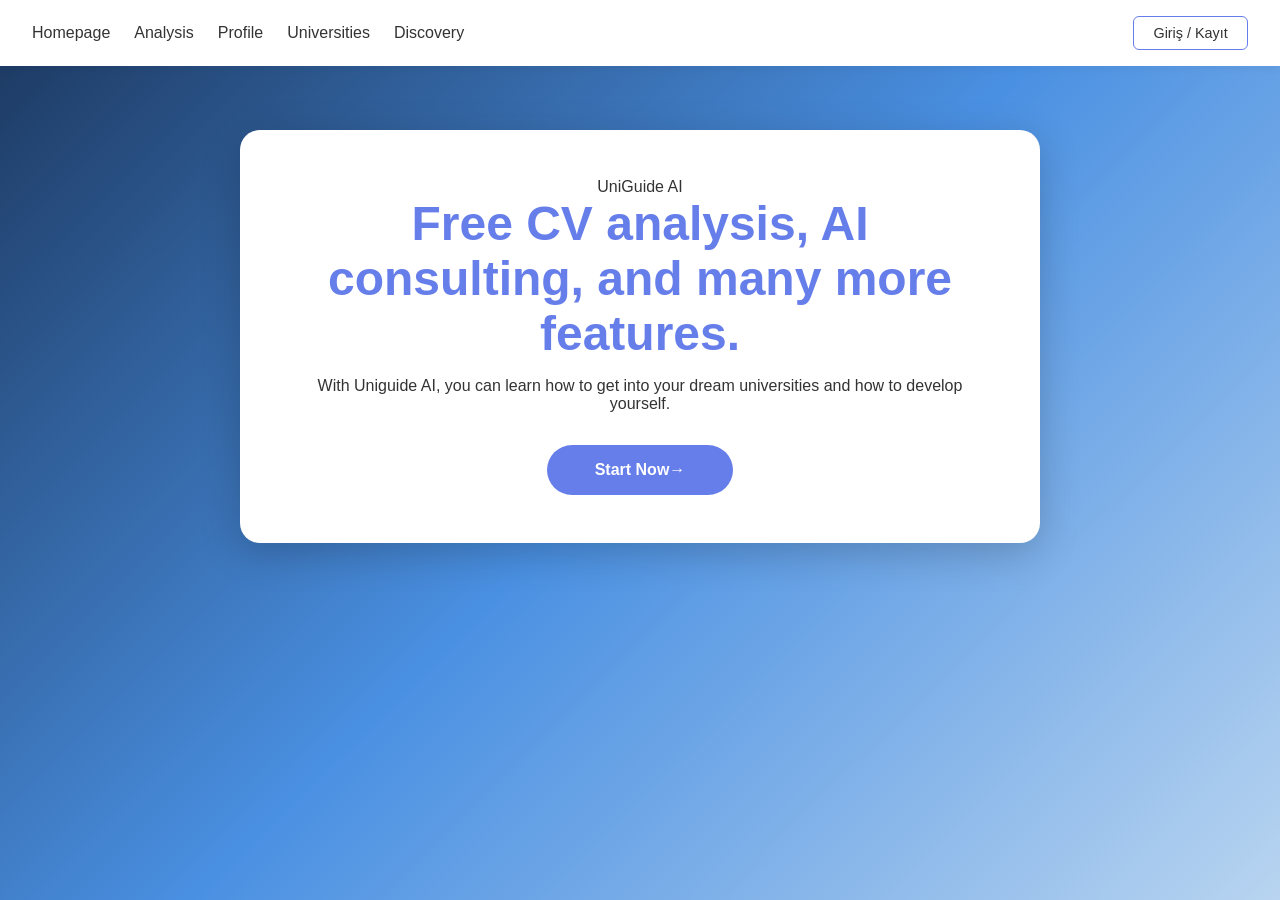
<file: index.html>
<!DOCTYPE html>
<html lang="en">
    <head>
        <meta charset="UTF-8">
        <meta name="viewport" content="width=device-width, initial-scale=1.0">
        <title>UniGuide AI</title>
        <link rel="stylesheet" href="style.css">
       
    </head>
    <body>
        <nav id="mainNav">
  <a href="index.html">Homepage</a>
  <a href="analysis.html">Analysis</a>
  <a href="profile.html">Profile</a>
  <a href="universities.html">Universities</a>
  <a href="discovery.html">Discovery</a>
  <a href="login.html" class="login-link">Giriş / Kayıt</a>
  <a href="#" class="logout-link" style="display: none; color: #ff4444;">Çıkış Yap</a>
</nav>
        <main>
            <header>UniGuide AI </header>
            <h1> Free CV analysis, AI consulting, and many more features.</h1>
            <p> With Uniguide AI, you can learn how to get into your dream universities and how to develop yourself.</p>
             <a href="profile.html" class="btn">Start Now→</a>

        </main>
        
    

        <script src="navbar.js"></script>
    </body>
    </html>
</file>
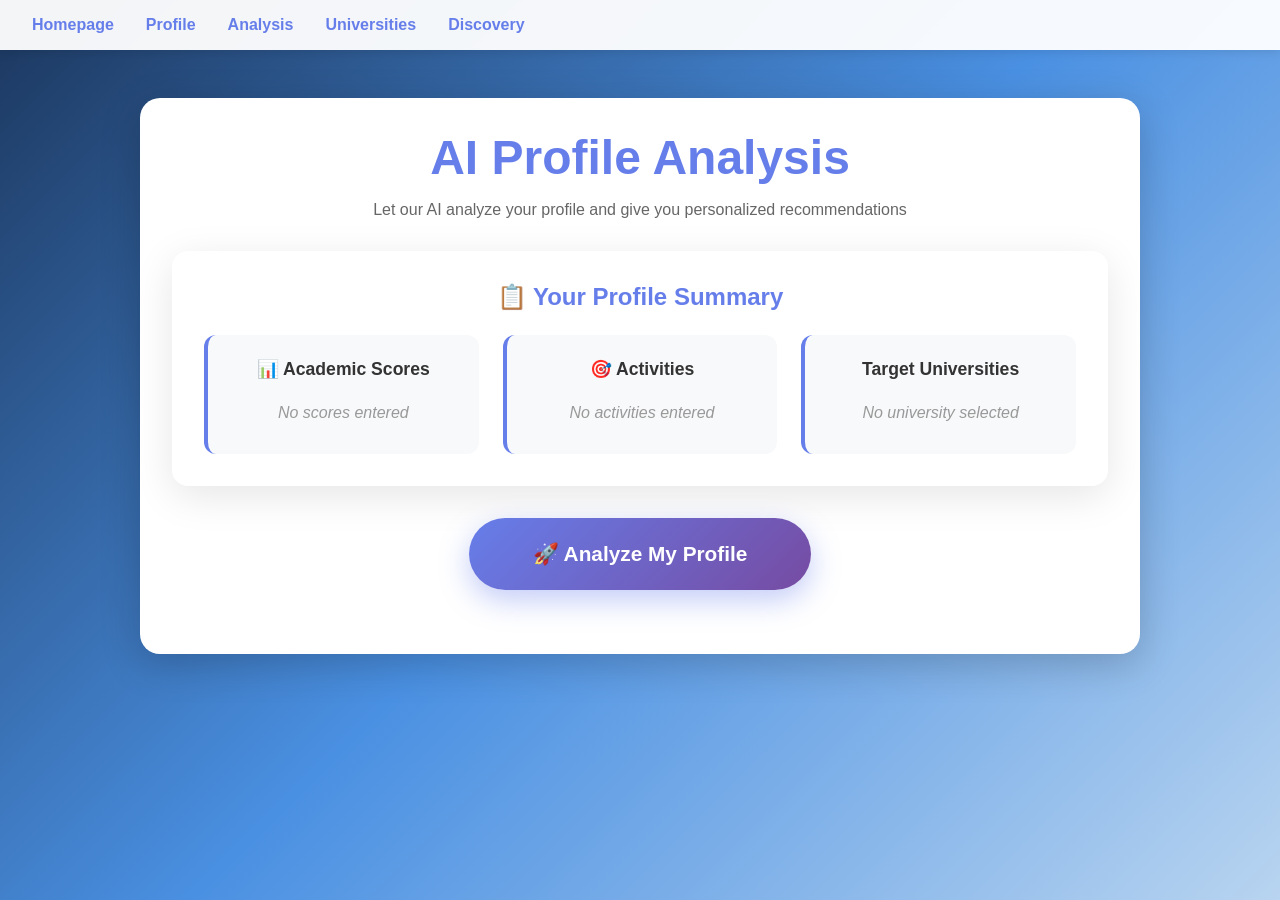
<file: analysis.html>
<!DOCTYPE html>
<html lang="en">
<head>
  <meta charset="UTF-8">
  <meta name="viewport" content="width=device-width, initial-scale=1.0">
  <title>Analysis - UniGuide AI</title>
  <link rel="stylesheet" href="style.css">
 
</head>
<body>
  <nav>
    <a href="index.html">Homepage</a>
    <a href="profile.html">Profile</a>
    <a href="analysis.html">Analysis</a>
    <a href="universities.html">Universities</a>
    <a href= "discovery.html">Discovery </a>
  </nav>

  <main class="analysis-container">
    <h1> AI Profile Analysis</h1>
    <p class="subtitle">Let our AI analyze your profile and give you personalized recommendations</p>

    <!-- ÖZET KARTLARI -->
    <div class="summary-section">
      <h2>📋 Your Profile Summary</h2>
      <div class="summary-grid">
        <div class="summary-card">
          <h3>📊 Academic Scores</h3>
          <ul id="scoresList"></ul>
        </div>
        <div class="summary-card">
          <h3>🎯 Activities</h3>
          <ul id="activitiesList"></ul>
        </div>
        <div class="summary-card">
          <h3> Target Universities</h3>
          <ul id="universitiesList"></ul>
        </div>
      </div>
    </div>

    <!-- ANALİZ BUTONU -->
    <div class="action-section">
      <button id="analyzeBtn" class="btn-analyze">
        🚀 Analyze My Profile
      </button>
    </div>

    <!-- LOADING -->
    <div id="loadingSection" class="loading-section hidden">
      <div class="spinner"></div>
      <p>AI is analyzing your profile...</p>
      <p class="loading-hint">This may take 10-20 seconds</p>
    </div>

    <!-- SONUÇ -->
    <div id="resultSection" class="result-section hidden">
      <h2>✨ Your Personalized Analysis</h2>
      <div id="analysisResult" class="analysis-content"></div>
      
      <div class="result-actions">
        <button onclick="window.location.href='profile.html'" class="btn-secondary">
          ← Edit Profile
        </button>
        <button onclick="window.location.href='universities.html'" class="btn-secondary">
          🎓 Change Universities
        </button>
        <button onclick="startOver()" class="btn-primary">
          🔄 Start Over
        </button>
      </div>
    </div>

    <!-- HATA -->
    <div id="errorSection" class="error-section hidden">
      <h2>❌ Something went wrong</h2>
      <p id="errorMessage"></p>
      <button onclick="retryAnalysis()" class="btn-primary">
        🔄 Try Again
      </button>
    </div>

  </main>

  <!-- API Config -->
  <script src="config.js"></script>
  <!-- Analysis Logic -->
  <script src="analysis.js"></script>
  <script src="navbar.js"></script>
</body>
</html>
</file>
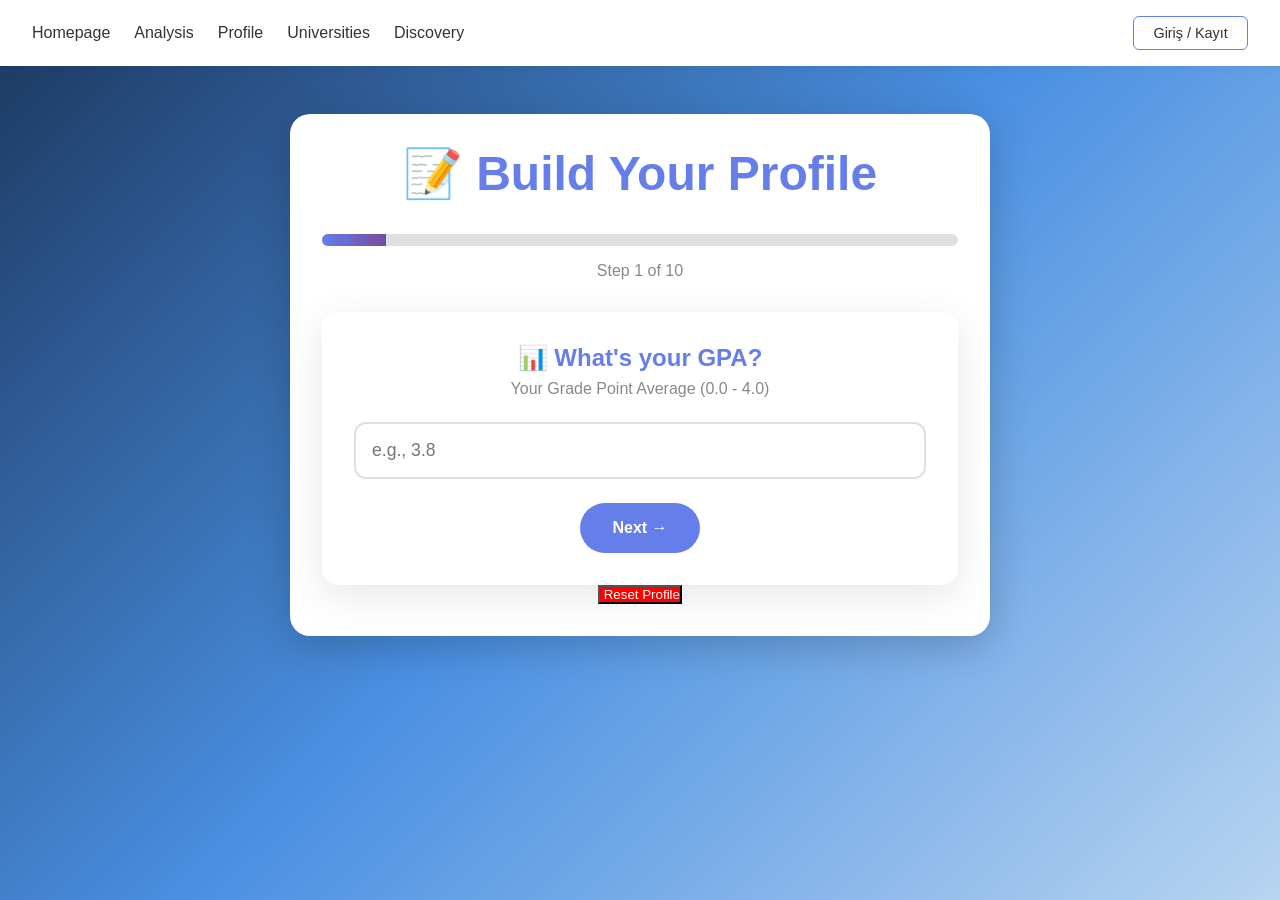
<file: profile.html>
<!DOCTYPE html>
<html lang="en">
    <head>
        <meta charset="UTF-8">
        <meta name="viewport" content="width=device-width, initial-scale=1.0">
        <title>Profile and CV Analyses</title>
        <link rel="stylesheet" href="style.css">
       
</head>
<body>
  <nav id="mainNav">
  <a href="index.html">Homepage</a>
  <a href="analysis.html">Analysis</a>
  <a href="profile.html">Profile</a>

  <a href="universities.html">Universities</a>
  <a href="discovery.html">Discovery</a>
  <a href="login.html" class="login-link">Giriş / Kayıt</a>
  <a href="#" class="logout-link" style="display: none; color: #ff4444;">Çıkış Yap</a>
</nav>
  <main class="wizard-container">
    <h1>📝 Build Your Profile</h1>
    
    <!-- PROGRESS BAR -->
    <div class="progress-bar">
      <div class="progress-fill" id="progressFill"></div>
    </div>
    <p class="step-counter">Step <span id="currentStep">1</span> of <span id="totalSteps">10</span></p>

    <!-- STEP 1: GPA -->
    <div class="step active" data-step="1">
      <h2>📊 What's your GPA?</h2>
      <p class="hint">Your Grade Point Average (0.0 - 4.0)</p>
      <input type="number" id="gpa" min="0" max="4" step="0.01" placeholder="e.g., 3.8">
      <button class="btn-next" onclick="nextStep()">Next →</button>
    </div>

    <!-- STEP 2: SAT -->
    <div class="step" data-step="2">
      <h2>📈 SAT Score</h2>
      <p class="hint">Your SAT score (400 - 1600)</p>
      <input type="number" id="sat" min="400" max="1600" placeholder="e.g., 1500">
      <div class="btn-group">
        <button class="btn-back" onclick="prevStep()">← Back</button>
        <button class="btn-next" onclick="nextStep()">Next →</button>
      </div>
    </div>

    <!-- STEP 3: AP -->
    <div class="step" data-step="3">
      <h2>📚 AP Courses</h2>
      <p class="hint">How many AP courses have you completed?</p>
      <input type="number" id="ap" min="0" placeholder="e.g., 5">
      <div class="btn-group">
        <button class="btn-back" onclick="prevStep()">← Back</button>
        <button class="btn-next" onclick="nextStep()">Next →</button>
      </div>
    </div>

    <!-- STEP 4: IB -->
    <div class="step" data-step="4">
      <h2> IB Score</h2>
      <p class="hint">Your International Baccalaureate score (0 - 45)</p>
      <input type="number" id="ib" min="0" max="45" placeholder="e.g., 38">
      <div class="btn-group">
        <button class="btn-back" onclick="prevStep()">← Back</button>
        <button class="btn-next" onclick="nextStep()">Next →</button>
      </div>
    </div>

    <!-- STEP 5: TOEFL/IELTS -->
    <div class="step" data-step="5">
      <h2>🌍 English Proficiency</h2>
      <p class="hint">TOEFL (0-120) or IELTS (0-9)</p>
      <div class="input-row">
        <input type="number" id="toefl" min="0" max="120" placeholder="TOEFL">
        <input type="number" id="ielts" min="0" max="9" step="0.5" placeholder="IELTS">
      </div>
      <div class="btn-group">
        <button class="btn-back" onclick="prevStep()">← Back</button>
        <button class="btn-next" onclick="nextStep()">Next →</button>
      </div>
    </div>

    <!-- STEP 6: EXTRACURRICULARS -->
    <div class="step" data-step="6">
      <h2>🎯 Extracurricular Activities</h2>
      <p class="hint">Clubs, sports, volunteering, leadership roles...</p>
      <textarea id="extracurriculars" rows="4" placeholder="e.g., President of Math Club, Basketball captain..."></textarea>
      <div class="btn-group">
        <button class="btn-back" onclick="prevStep()">← Back</button>
        <button class="btn-next" onclick="nextStep()">Next →</button>
      </div>
    </div>

    <!-- STEP 7: SUPERCURRICULARS -->
    <div class="step" data-step="7">
      <h2>🔬 Supercurricular Activities</h2>
      <p class="hint">Academic projects, research, online courses, competitions...</p>
      <textarea id="supercurriculars" rows="4" placeholder="e.g., MIT OpenCourseWare, Science fair project..."></textarea>
      <div class="btn-group">
        <button class="btn-back" onclick="prevStep()">← Back</button>
        <button class="btn-next" onclick="nextStep()">Next →</button>
      </div>
    </div>

    <!-- STEP 8: AWARDS -->
    <div class="step" data-step="8">
      <h2>🏆 Awards & Honors</h2>
      <p class="hint">Academic awards, competitions, scholarships...</p>
      <textarea id="awards" rows="4" placeholder="e.g., National Math Olympiad 1st place..."></textarea>
      <div class="btn-group">
        <button class="btn-back" onclick="prevStep()">← Back</button>
        <button class="btn-next" onclick="nextStep()">Next →</button>
      </div>
    </div>

    <!-- STEP 9: CV -->
    <div class="step" data-step="9">
      <h2>📄 Personal Statement</h2>
      <p class="hint">Tell us about yourself, your goals, and your story...</p>
      <textarea id="cv" rows="6" placeholder="I am a passionate student who..."></textarea>
      <div class="btn-group">
        <button class="btn-back" onclick="prevStep()">← Back</button>
        <button class="btn-next" onclick="nextStep()">Next →</button>
      </div>
    </div>

    <div class="step" data-step="10">
      <h2>Grade</h2>
      <p class="hint">What grade are you in?</p>
      <textarea id="grade" rows="6" placeholder="Freshmen, sophomores, etc."></textarea>
      <div class="btn-group">
        <button class="btn-back" onclick="prevStep()">← Back</button>
        <button class="btn-finish" onclick="finishProfile()">Complete Profile ✓</button>
      </div>
    </div>
    <button id="resetBtn" class="btn-reset">️ Reset Profile</button>


  </main>

  <script src="profile.js"></script>
  <script src="navbar.js"></script>
</body>
</html>
</file>
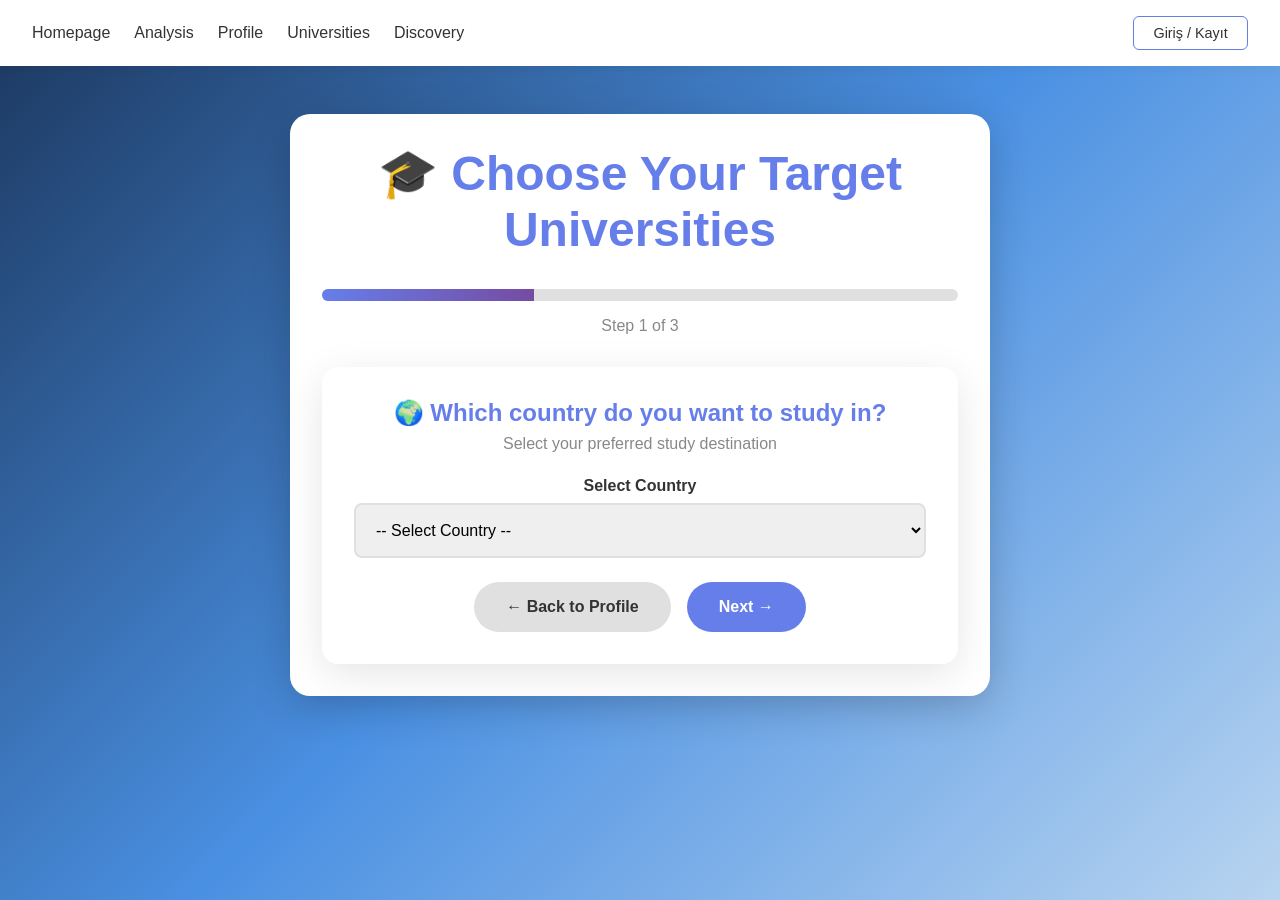
<file: universities.html>
<!DOCTYPE html>
<html lang="en">
<head>
  <meta charset="UTF-8">
  <meta name="viewport" content="width=device-width, initial-scale=1.0">
  <title>Universities - UniGuide AI</title>
  <link rel="stylesheet" href="style.css">
 
</head>
<body>
  <nav id="mainNav">
  <a href="index.html">Homepage</a>
  <a href="analysis.html">Analysis</a>
  <a href="profile.html">Profile</a>
  
  <a href="universities.html">Universities</a>
  <a href="discovery.html">Discovery</a>
  <a href="login.html" class="login-link">Giriş / Kayıt</a>
  <a href="#" class="logout-link" style="display: none; color: #ff4444;">Çıkış Yap</a>
</nav>

  <main class="wizard-container">
    <h1>🎓 Choose Your Target Universities</h1>
    
    <!-- PROGRESS BAR -->
    <div class="progress-bar">
      <div class="progress-fill" id="progressFill"></div>
    </div>
    <p class="step-counter">Step <span id="currentStep">1</span> of <span id="totalSteps">3</span></p>

    <!-- STEP 1: COUNTRY -->
    <div class="step active" data-step="1">
      <h2>🌍 Which country do you want to study in?</h2>
      <p class="hint">Select your preferred study destination</p>
      
      <div class="form-group" style="margin-bottom: 1.5rem;">
        <label style="font-weight: bold; display: block; margin-bottom: 0.5rem;">Select Country</label>
        <select id="countrySelect" style="width: 100%; padding: 1rem; border-radius: 8px; border: 2px solid #e0e0e0; font-size: 1rem;">
          <option value="">-- Select Country --</option>
        </select>
      </div>

      <div class="btn-group">
        <button class="btn-back" onclick="window.location.href='profile.html'">← Back to Profile</button>
        <button class="btn-next" onclick="nextStep()">Next →</button>
      </div>
    </div>

    <!-- STEP 2: UNIVERSITY -->
    <div class="step" data-step="2">
      <h2>🏛️ Select Your Target University</h2>
      <p class="hint">Choose the country first, then the university will appear.</p>
      
      <div class="form-group" style="margin-bottom: 1.5rem;">
        <label style="font-weight: bold; display: block; margin-bottom: 0.5rem;">Select University</label>
        <select id="uniSelect" disabled style="width: 100%; padding: 1rem; border-radius: 8px; border: 2px solid #e0e0e0; font-size: 1rem; background: #f9f9f9;">
          <option value="">-- First select a country --</option>
        </select>
      </div>

      <div class="btn-group">
        <button class="btn-back" onclick="prevStep()">← Back</button>
        <button class="btn-next" onclick="nextStep()">Next →</button>
      </div>
    </div>

    <!-- STEP 3: FACULTY -->
    <div class="step" data-step="3">
      <h2>📚 Choose Your Faculty/Major</h2>
      <p class="hint">Select your desired field of study at the chosen university.</p>
      
      <div class="form-group" style="margin-bottom: 1.5rem;">
        <label style="font-weight: bold; display: block; margin-bottom: 0.5rem;">Select Faculty / Major</label>
        <select id="facultySelect" disabled style="width: 100%; padding: 1rem; border-radius: 8px; border: 2px solid #e0e0e0; font-size: 1rem; background: #f9f9f9;">
          <option value="">-- First select a university --</option>
        </select>
      </div>

      <div class="btn-group">
        <button class="btn-back" onclick="prevStep()">← Back</button>
        <button class="btn-finish" onclick="finishSelection()">Analyze My Profile 🚀</button>
      </div>
    </div>

  </main>

  <!-- JS Dosyaları -->
  <script src="config.js"></script>
  <script src="universities.js"></script>
  <script src="navbar.js"></script>
</body>
</html>
</file>
<file: style.css>
* {
    margin: 0;
    padding: 0;
    box-sizing: border-box;

}
 
body {
    font-family: 'Segoe UI', Tahoma, Geneva, Verdana, sans-serif;
    background: linear-gradient(135deg, #1b365d 0%, #4a90e2 50%, #b8d4f0 100%);
    min-height: 100vh;
    color: #333;

}
nav {
  background: rgba(255, 255, 255, 0.95);
  padding: 1rem 2rem;
  display: flex;
  gap: 2rem;
  box-shadow: 0 2px 10px rgba(0,0,0,0.1);
}

nav a {
  text-decoration: none;
  color: #667eea;
  font-weight: 600;
  transition: color 0.3s;
}
nav a:hover {
  color: #764ba2;
}

main {
  max-width: 800px;
  margin: 4rem auto;
  background: white;
  padding: 3rem;
  border-radius: 20px;
  box-shadow: 0 10px 40px rgba(0,0,0,0.2);
  text-align: center;
}
h1 {
  color: #667eea;
  font-size: 3rem;
  margin-bottom: 1rem;
}

.btn {
  display: inline-block;
  background: #667eea;
  color: white;
  padding: 1rem 3rem;
  border-radius: 50px;
  text-decoration: none;
  font-weight: bold;
  margin-top: 2rem;
  transition: transform 0.3s, background 0.3s;
}
.btn:hover {
  background: #764ba2;
  transform: translateY(-3px);
}
/* WIZARD FORM STYLES */
.wizard-container {
  max-width: 700px;
  margin: 3rem auto;
  padding: 2rem;
  text-align: center;
}

.wizard-container h1 {
  margin-bottom: 2rem;
}

/* Progress Bar */
.progress-bar {
  width: 100%;
  height: 12px;
  background: #e0e0e0;
  border-radius: 50px;
  overflow: hidden;
  margin-bottom: 1rem;
}

.progress-fill {
  height: 100%;
  background: linear-gradient(90deg, #667eea, #764ba2);
  width: 11%;
  transition: width 0.5s ease;
}

.step-counter {
  color: #888;
  margin-bottom: 2rem;
}

/* Steps */
.step {
  display: none;
  background: white;
  padding: 2rem;
  border-radius: 16px;
  box-shadow: 0 10px 40px rgba(0,0,0,0.1);
  animation: fadeIn 0.5s ease;
}

.step.active {
  display: block;
}

@keyframes fadeIn {
  from { opacity: 0; transform: translateY(20px); }
  to { opacity: 1; transform: translateY(0); }
}

.step h2 {
  color: #667eea;
  margin-bottom: 0.5rem;
}

.step .hint {
  color: #888;
  margin-bottom: 1.5rem;
}

.step input,
.step textarea {
  width: 100%;
  padding: 1rem;
  border: 2px solid #e0e0e0;
  border-radius: 12px;
  font-size: 1.1rem;
  margin-bottom: 1.5rem;
  transition: border-color 0.3s;
}

.step input:focus,
.step textarea:focus {
  outline: none;
  border-color: #667eea;
}

.step textarea {
  resize: vertical;
  font-family: inherit;
}

.input-row {
  display: flex;
  gap: 1rem;
  margin-bottom: 1.5rem;
}

.input-row input {
  flex: 1;
}

/* Buttons */
.btn-group {
  display: flex;
  gap: 1rem;
  justify-content: center;
}

.btn-next,
.btn-back,
.btn-finish {
  padding: 1rem 2rem;
  border: none;
  border-radius: 50px;
  font-size: 1rem;
  font-weight: bold;
  cursor: pointer;
  transition: transform 0.3s, background 0.3s;
}

.btn-next {
  background: #667eea;
  color: white;
}

.btn-next:hover {
  background: #597fe7;
  transform: translateY(-2px);
}

.btn-back {
  background: #e0e0e0;
  color: #333;
}

.btn-back:hover {
  background: #d0d0d0;
}

.btn-finish {
  background: #4CAF50;
  color: white;
}

.btn-finish:hover {
  background: #45a049;
  transform: translateY(-2px);
}
/* UNIVERSITIES PAGE STYLES */
.country-grid,
.faculty-grid {
  display: grid;
  grid-template-columns: repeat(auto-fit, minmax(150px, 1fr));
  gap: 1rem;
  margin: 1.5rem 0;
}

.country-card,
.faculty-card {
  display: flex;
  flex-direction: column;
  align-items: center;
  padding: 1.5rem;
  background: #f8f9fa;
  border: 2px solid #e0e0e0;
  border-radius: 12px;
  cursor: pointer;
  transition: all 0.3s;
}

.country-card:hover,
.faculty-card:hover {
  border-color: #667eea;
  transform: translateY(-3px);
}

.country-card input:checked + .country-flag,
.faculty-card input:checked + .faculty-icon {
  transform: scale(1.3);
}

.country-card input:checked ~ .country-name,
.faculty-card input:checked ~ .faculty-name {
  color: #667eea;
  font-weight: bold;
}

.country-flag,
.faculty-icon {
  font-size: 2.5rem;
  margin-bottom: 0.5rem;
  transition: transform 0.3s;
}

.country-name,
.faculty-name {
  font-weight: 600;
  color: #333;
}

.country-card input,
.faculty-card input {
  display: flex;
}

/* University List */
.university-list {
  max-height: 400px;
  overflow-y: auto;
  margin: 1.5rem 0;
}

.university-card {
  display: flex;
  align-items: center;
  padding: 1rem;
  background: #f8f9fa;
  border: 2px solid #e0e0e0;
  border-radius: 10px;
  margin-bottom: 0.5rem;
  cursor: pointer;
  transition: all 0.3s;
}

.university-card:hover {
  border-color: #667eea;
  background: #f0f0ff;
}

.university-card input {
  margin-right: 1rem;
  width: 20px;
  height: 20px;
  accent-color: #667eea;
}

.uni-info {
  display: flex;
  flex-direction: column;
}

.uni-name {
  font-weight: 600;
  color: #333;
}

.uni-country {
  font-size: 0.85rem;
  color: #888;
}

.selection-count {
  text-align: center;
  color: #667eea;
  font-weight: bold;
  margin: 1rem 0;
}
/* ANALYSIS PAGE STYLES */
.analysis-container {
  max-width: 1000px;
  margin: 3rem auto;
  padding: 2rem;
}

.summary-section {
  background: white;
  padding: 2rem;
  border-radius: 16px;
  box-shadow: 0 10px 40px rgba(0,0,0,0.1);
  margin-bottom: 2rem;
}

.summary-section h2 {
  color: #667eea;
  margin-bottom: 1.5rem;
  text-align: center;
}

.summary-grid {
  display: grid;
  grid-template-columns: repeat(auto-fit, minmax(250px, 1fr));
  gap: 1.5rem;
}

.summary-card {
  background: #f8f9fa;
  padding: 1.5rem;
  border-radius: 12px;
  border-left: 4px solid #667eea;
}

.summary-card h3 {
  color: #333;
  margin-bottom: 1rem;
  font-size: 1.1rem;
}

.summary-card ul {
  list-style: none;
  padding: 0;
}

.summary-card li {
  padding: 0.5rem 0;
  border-bottom: 1px solid #e0e0e0;
  color: #555;
}

.summary-card li:last-child {
  border-bottom: none;
}

.summary-card li.empty {
  color: #999;
  font-style: italic;
}

/* Action Section */
.action-section {
  text-align: center;
  margin: 2rem 0;
}

.btn-analyze {
  background: linear-gradient(135deg, #667eea 0%, #764ba2 100%);
  color: white;
  padding: 1.5rem 4rem;
  border: none;
  border-radius: 50px;
  font-size: 1.3rem;
  font-weight: bold;
  cursor: pointer;
  transition: transform 0.3s, box-shadow 0.3s;
  box-shadow: 0 10px 30px rgba(102, 126, 234, 0.4);
}

.btn-analyze:hover {
  transform: translateY(-3px);
  box-shadow: 0 15px 40px rgba(102, 126, 234, 0.6);
}

/* Loading */
.loading-section {
  text-align: center;
  padding: 3rem;
  background: white;
  border-radius: 16px;
  box-shadow: 0 10px 40px rgba(0,0,0,0.1);
}

.spinner {
  width: 60px;
  height: 60px;
  border: 6px solid #f3f3f3;
  border-top: 6px solid #667eea;
  border-radius: 50%;
  animation: spin 1s linear infinite;
  margin: 0 auto 1.5rem;
}

@keyframes spin {
  0% { transform: rotate(0deg); }
  100% { transform: rotate(360deg); }
}

.loading-hint {
  color: #888;
  font-size: 0.9rem;
  margin-top: 0.5rem;
}

/* Result */
.result-section {
  background: white;
  padding: 2rem;
  border-radius: 16px;
  box-shadow: 0 10px 40px rgba(0,0,0,0.1);
  margin-top: 2rem;
}

.result-section h2 {
  color: #667eea;
  margin-bottom: 1.5rem;
  text-align: center;
}

.analysis-content {
  background: #f8f9fa;
  padding: 2rem;
  border-radius: 12px;
  line-height: 1.8;
  color: #333;
}

.analysis-content h1,
.analysis-content h2,
.analysis-content h3 {
  color: #667eea;
  margin-top: 1.5rem;
  margin-bottom: 0.5rem;
}

.analysis-content strong {
  color: #764ba2;
}

.analysis-content li {
  margin-left: 1.5rem;
  margin-bottom: 0.5rem;
}

.result-actions {
  display: flex;
  gap: 1rem;
  justify-content: center;
  margin-top: 2rem;
  flex-wrap: wrap;
}

/* Error */
.error-section {
  background: #ffe6e6;
  padding: 2rem;
  border-radius: 16px;
  text-align: center;
  margin-top: 2rem;
}

.error-section h2 {
  color: #d32f2f;
  margin-bottom: 1rem;
}

/* Hidden */
.hidden {
  display: none !important;
}

.btn-reset {
  background: #FF0000;
  color: #FFFFFF
}

.btn-reset:hover {
  background: #8B0000;
}
/* DISCOVERY SAYFASI */
.discovery-container {
  max-width: 1200px;
  margin: 0 auto;
  padding: 2rem;
  text-align: center;
}

.discovery-container h1 {
  font-size: 2.5rem;
  margin-bottom: 0.5rem;
}

.subtitle {
  color: #666;
  margin-bottom: 2rem;
}

/* FİLTRELER */
.filters {
  display: flex;
  gap: 1rem;
  justify-content: center;
  margin-bottom: 2rem;
  flex-wrap: wrap;
}

.filters select,
.filters input {
  padding: 0.8rem 1.2rem;
  border: 2px solid #e0e0e0;
  border-radius: 8px;
  font-size: 1rem;
  min-width: 250px;
}

.filters input {
  min-width: 300px;
}

/* KART GRID */
.university-grid {
  display: grid;
  grid-template-columns: repeat(3, 1fr);
  gap: 2rem;
  padding: 1rem;
}

@media (max-width: 968px) {
  .university-grid {
    grid-template-columns: repeat(2, 1fr);
  }
}

@media (max-width: 640px) {
  .university-grid {
    grid-template-columns: 1fr;
  }
  .filters {
    flex-direction: column;
    align-items: center;
  }
}

/* KART TASARIMI */
.university-card {
  background: white;
  border-radius: 16px;
  overflow: hidden;
  box-shadow: 0 4px 12px rgba(0,0,0,0.1);
  cursor: pointer;
  transition: all 0.3s ease;
  display: flex !important;
  flex-direction: column !important;
  width: 100% !important;

}

.university-card:hover {
  transform: translateY(-8px);
  box-shadow: 0 12px 24px rgba(0,0,0,0.2);
}

.university-card img {
  width: 100%;
  height: 200px;
  object-fit: cover;
  background: #f5f5f5;
  padding: 0;
}

.university-card .card-info {
  padding: 1.5rem;
  text-align: center;
  display: flex;
  flex-direction: column;
  justify-content: center;
}



.university-card h3 {
  margin: 0 0 0.5rem 0;
  font-size: 1.2rem;
  color: #333;
}

.university-card .ranking {
  color: #667eea;
  font-weight: bold;
  font-size: 0.9rem;
  margin: 0.5rem 0;
}

.university-card .country {
  color: #666;
  font-size: 0.85rem;
  margin: 0;
}

.no-results {
  grid-column: 1 / -1;
  text-align: center;
  padding: 3rem;
  color: #999;
  font-size: 1.2rem;
}

/* MODAL */
.modal {
  position: fixed;
  top: 0;
  left: 0;
  width: 100%;
  height: 100%;
  background: rgba(0,0,0,0.7);
  display: flex;
  justify-content: center;
  align-items: center;
  z-index: 1000;
}

.modal.hidden {
  display: none;
}

.modal-content {
  background: white;
  padding: 2rem;
  border-radius: 16px;
  max-width: 600px;
  width: 90%;
  max-height: 80vh;
  overflow-y: auto;
  position: relative;
  text-align: left;
}

.close {
  position: absolute;
  top: 1rem;
  right: 1.5rem;
  font-size: 2rem;
  cursor: pointer;
  color: #999;
  font-weight: bold;
}

.close:hover {
  color: #333;
}

.modal-content img {
  width: 100%;
  height: 200px;
  object-fit: contain;
  background: #f5f5f5;
  border-radius: 8px;
  margin-bottom: 1rem;
  padding: 1rem;
}

.modal-content h2 {
  margin: 1rem 0 0.5rem 0;
  color: #333;
}

.modal-content p {
  margin: 0.5rem 0;
  color: #666;
}

.faculties-list {
  margin-top: 1.5rem;
  padding: 1rem;
  background: #f9f9f9;
  border-radius: 8px;
}

.faculties-list h3 {
  margin: 0 0 1rem 0;
  color: #333;
}

.faculties-list ul {
  list-style: none;
  padding: 0;
  margin: 0;
}

.faculties-list li {
  padding: 0.5rem 0;
  border-bottom: 1px solid #e0e0e0;
  color: #555;
}

.faculties-list li:last-child {
  border-bottom: none;
}
/* GİRİŞ / KAYIT SAYFASI STİLLERİ */
.auth-container {
  min-height: 100vh;
  display: flex;
  justify-content: center;
  align-items: center;
  background: linear-gradient(135deg, #f5f7fa 0%, #c3cfe2 100%);
  padding: 1rem;
}

.auth-card {
  background: white;
  padding: 2.5rem;
  border-radius: 16px;
  box-shadow: 0 10px 30px rgba(0,0,0,0.1);
  width: 100%;
  max-width: 400px;
  text-align: center;
}

.auth-card h1 {
  margin-bottom: 0.5rem;
  color: #333;
}

.auth-card .subtitle {
  color: #666;
  margin-bottom: 2rem;
}

.auth-card .form-group {
  text-align: left;
  margin-bottom: 1.5rem;
}

.auth-card label {
  display: block;
  margin-bottom: 0.5rem;
  font-weight: bold;
  color: #444;
}

.auth-card input {
  width: 100%;
  padding: 0.8rem;
  border: 2px solid #e0e0e0;
  border-radius: 8px;
  font-size: 1rem;
  box-sizing: border-box; /* Önemli: Padding taşmasını engeller */
}

.auth-card input:focus {
  border-color: #667eea;
  outline: none;
}

.btn-primary {
  width: 100%;
  padding: 1rem;
  background: #667eea;
  color: white;
  border: none;
  border-radius: 8px;
  font-size: 1rem;
  font-weight: bold;
  cursor: pointer;
  transition: background 0.3s;
}

.btn-primary:hover {
  background: #5a67d8;
}

.toggle-text {
  margin-top: 1.5rem;
  color: #666;
}

.toggle-text a {
  color: #667eea;
  text-decoration: none;
  font-weight: bold;
}

.back-link {
  display: block;
  margin-top: 1.5rem;
  color: #888;
  text-decoration: none;
  font-size: 0.9rem;
}

.back-link:hover {
  color: #333;
}
/* NAVBAR DÜZENİ */
#mainNav {
  display: flex;
  align-items: center;
  padding: 1rem 2rem;
  background: white;
  box-shadow: 0 2px 10px rgba(0,0,0,0.05);
  gap: 1.5rem; /* Normal linkler arası boşluk */
}

#mainNav a {
  text-decoration: none;
  color: #333;
  font-weight: 500;
  transition: color 0.3s;
}

#mainNav a:hover {
  color: #667eea;
}

/* GİRİŞ / ÇIKIŞ BUTONLARINI SAĞA YASLA */
.login-link, 
.logout-link {
  margin-left: auto; /* Bu sihirli kod, bu elemanı ve sonrasını en sağa iter */
  padding: 0.5rem 1.2rem;
  border-radius: 6px;
  font-weight: bold;
  font-size: 0.9rem;
}

.login-link {
  color: #667eea;
  border: 1px solid #667eea;
}

.login-link:hover {
  background: #f0f4ff;
}

.logout-link {
  color: #ff4444;
  border: 1px solid #ff4444;
}

.logout-link:hover {
  background: #fff0f0;
}
/* ANALİZ SONUÇ BLUR EFEKTİ */
.result-wrapper {
  position: relative;
  background: white;
  padding: 2rem;
  border-radius: 16px;
  box-shadow: 0 4px 20px rgba(0,0,0,0.08);
  margin-top: 1.5rem;
  overflow: hidden;
}

.result-content.blurred {
  filter: blur(8px);
  pointer-events: none;
  user-select: none;
  opacity: 0.6;
}

.overlay {
  position: absolute;
  top: 0;
  left: 0;
  width: 100%;
  height: 100%;
  display: flex;
  justify-content: center;
  align-items: center;
  background: rgba(255, 255, 255, 0.4);
  z-index: 10;
}

.overlay.hidden {
  display: none;
}

.overlay-content {
  background: white;
  padding: 2.5rem;
  border-radius: 16px;
  text-align: center;
  box-shadow: 0 10px 40px rgba(0,0,0,0.2);
  max-width: 400px;
  border: 2px solid #667eea;
}

.overlay-content h2 {
  color: #333;
  margin-bottom: 1rem;
}

.overlay-content p {
  color: #666;
  margin-bottom: 1.5rem;
}

.overlay-buttons {
  display: flex;
  gap: 1rem;
  justify-content: center;
}

.btn-primary {
  background: #667eea;
  color: white;
  padding: 0.8rem 1.5rem;
  border-radius: 8px;
  text-decoration: none;
  font-weight: bold;
}

.btn-primary:hover {
  background: #5a67d8;
}

.btn-secondary {
  background: white;
  color: #667eea;
  border: 2px solid #667eea;
  padding: 0.8rem 1.5rem;
  border-radius: 8px;
  text-decoration: none;
  font-weight: bold;
}

.btn-secondary:hover {
  background: #f0f4ff;
}
</file>
